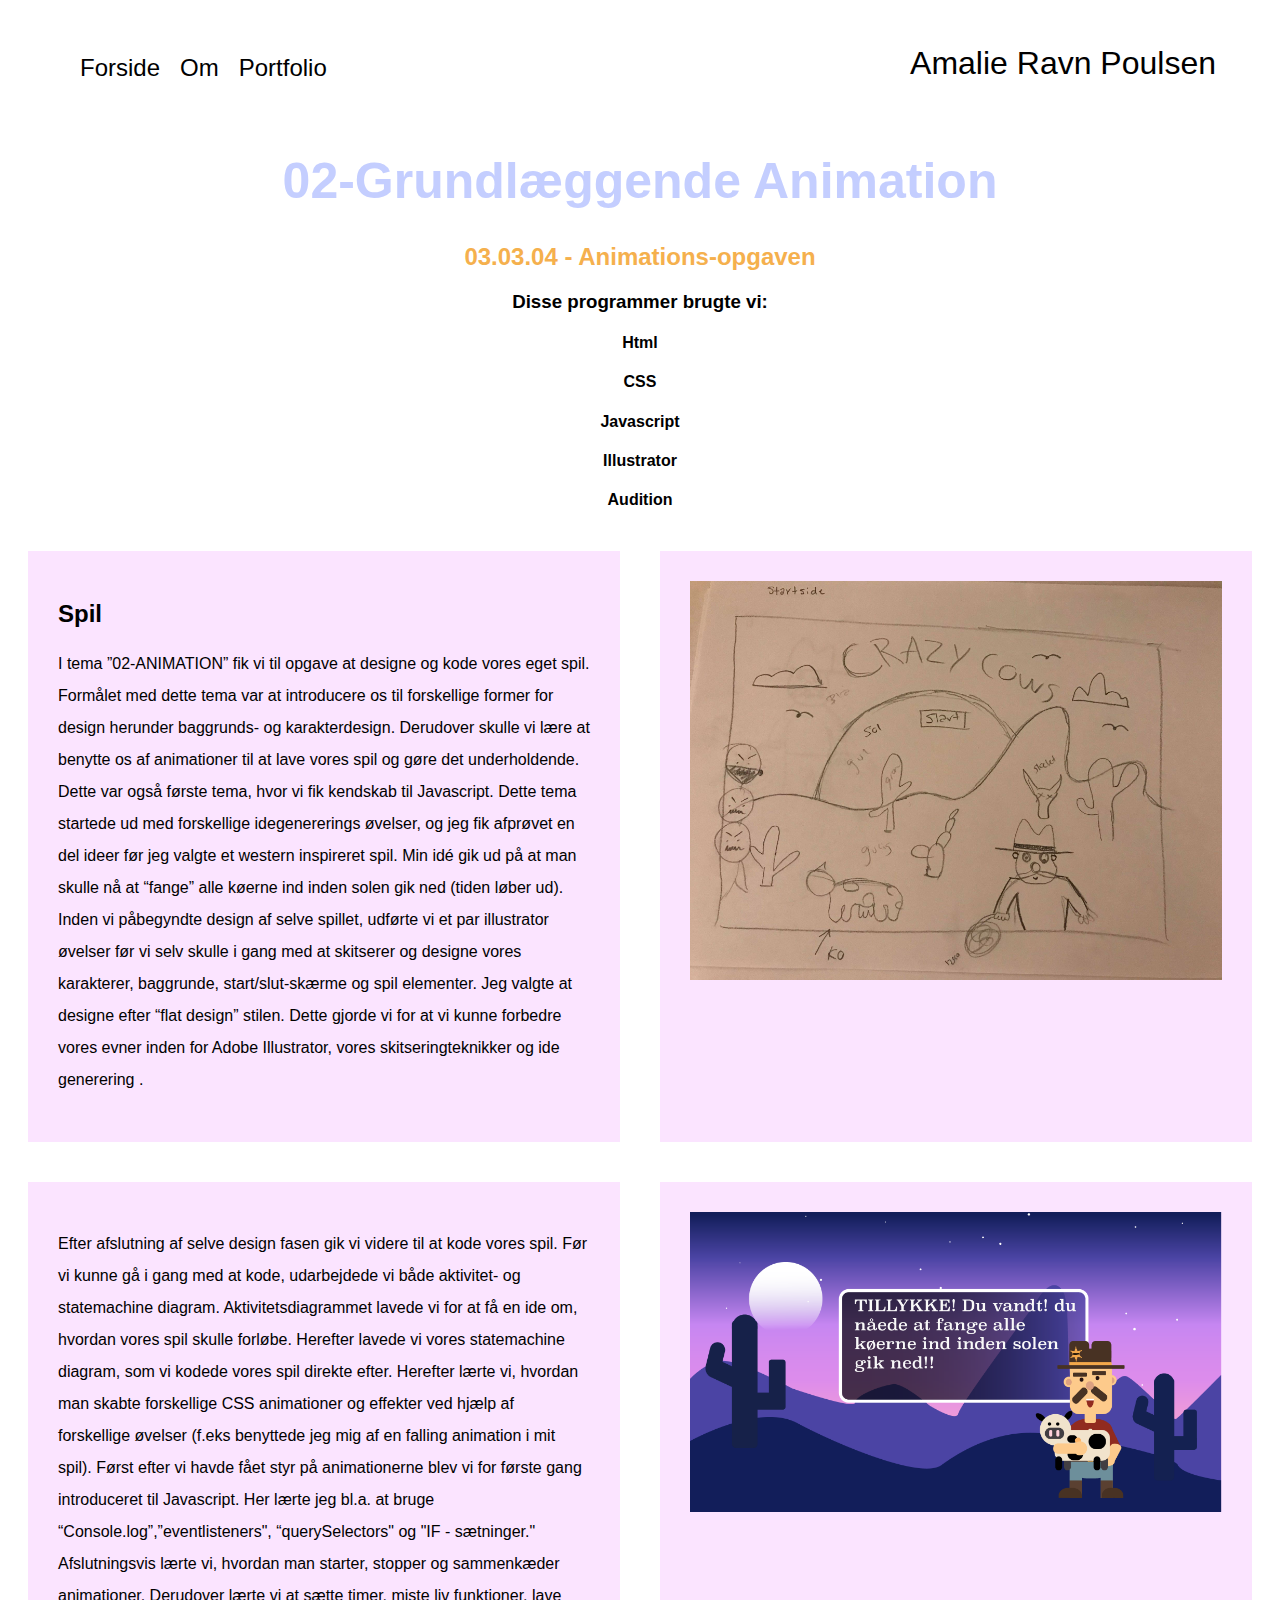
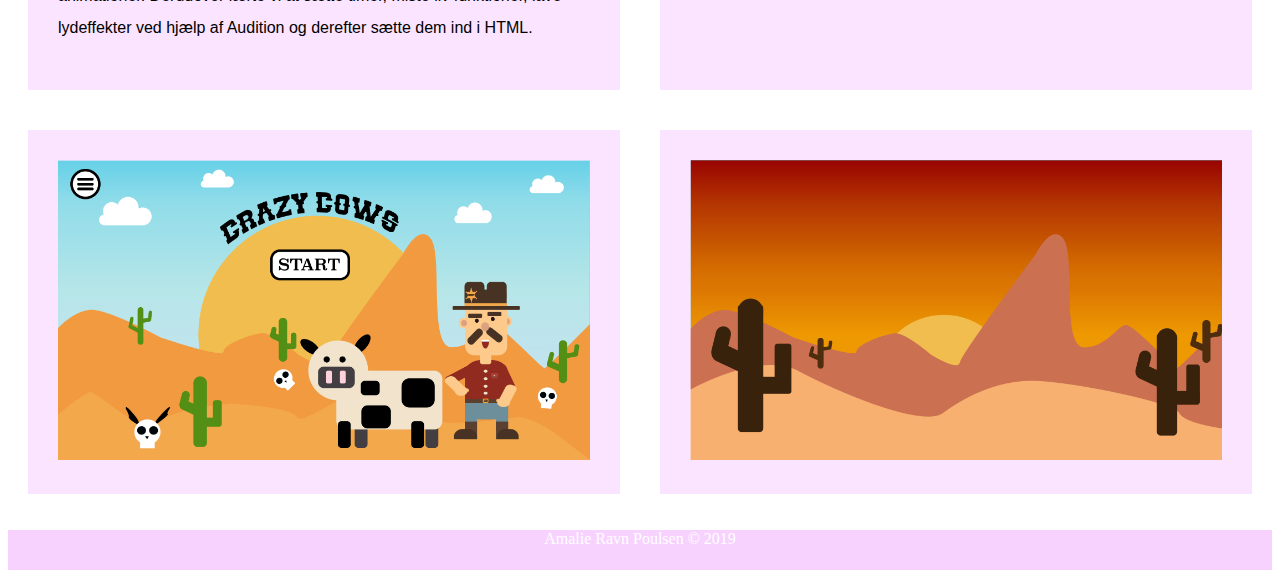
<file: animation.html>
<!DOCTYPE html>
<html lang="da">

<head>
    <meta charset="utf-8">
    <meta name="viewport" content="width=device-width, initial-scale=1.0">
    <title>03.03.04 - Animations-opgaven</title>
    <link rel="stylesheet" href="style.css">
</head>

<body>
    <header>
        <nav>
            <div id="menuknap">☰</div>
            <ul id="menu" class="hidden">
                <li><a href="index.html">Forside</a></li>
                <li><a href="om.html">Om</a></li>
                <li><a href="portfolio.html">Portfolio</a></li>
            </ul>
        </nav>
        <div class="navn">
            <p>Amalie Ravn Poulsen</p>
        </div>
    </header>

    <div class="liste">
        <h1>02-Grundlæggende Animation</h1>
        <h2><a href="http://amalieravn.dk/kea/02-animation/spil/
">03.03.04 - Animations-opgaven
            </a></h2>
        <h3>Disse programmer brugte vi:</h3>
        <h4>
            Html
        </h4>
        <h4>
            CSS
        </h4>
        <h4>
            Javascript
        </h4>
        <h4>
            Illustrator
        </h4>
        <h4>
            Audition
        </h4>

    </div>

    <section id="kolonne">
        <div class="col">
            <h2>Spil</h2>
            <p>I tema ”02-ANIMATION” fik vi til opgave at designe og kode vores eget spil. Formålet med dette tema var at introducere os til forskellige former for design herunder baggrunds- og karakterdesign. Derudover skulle vi lære at benytte os af animationer til at lave vores spil og gøre det underholdende. Dette var også første tema, hvor vi fik kendskab til Javascript.

                Dette tema startede ud med forskellige idegenererings øvelser, og jeg fik afprøvet en del ideer før jeg valgte et western inspireret spil.
                Min idé gik ud på at man skulle nå at “fange” alle køerne ind inden solen gik ned (tiden løber ud).

                Inden vi påbegyndte design af selve spillet, udførte vi et par illustrator øvelser før vi selv skulle i gang med at skitserer og designe vores karakterer, baggrunde, start/slut-skærme og spil elementer. Jeg valgte at designe efter “flat design” stilen. Dette gjorde vi for at vi kunne forbedre vores evner inden for Adobe Illustrator, vores skitseringteknikker og ide generering .

            </p>
        </div>
        <div class="col">
            <img src="billeder/animation1/skitse.jpg" alt="skitse">
        </div>
    </section>

    <section id="kolonne2">
        <div class=col>
            <p>Efter afslutning af selve design fasen gik vi videre til at kode vores spil. Før vi kunne gå i gang med at kode, udarbejdede vi både aktivitet- og statemachine diagram. Aktivitetsdiagrammet lavede vi for at få en ide om, hvordan vores spil skulle forløbe. Herefter lavede vi vores statemachine diagram, som vi kodede vores spil direkte efter.


                Herefter lærte vi, hvordan man skabte forskellige CSS animationer og effekter ved hjælp af forskellige øvelser (f.eks benyttede jeg mig af en falling animation i mit spil). Først efter vi havde fået styr på animationerne blev vi for første gang introduceret til Javascript. Her lærte jeg bl.a. at bruge “Console.log”,”eventlisteners", “querySelectors" og "IF - sætninger."


                Afslutningsvis lærte vi, hvordan man starter, stopper og sammenkæder animationer. Derudover lærte vi at sætte timer, miste liv funktioner, lave lydeffekter ved hjælp af Audition og derefter sætte dem ind i HTML.

            </p>
        </div>
        <div class=col>
            <img src="billeder/animation1/Taberskarm.png" alt="vinder">
        </div>
    </section>

    <section id="kolonne3">
        <div class="col">
            <img src="billeder/animation1/Titelskarm.png" alt="titel">
        </div>
        <div class="col">
            <img src="billeder/animation1/Spilskarm.png" alt="spil">
        </div>
    </section>

    <footer>
        <p>Amalie Ravn Poulsen © 2019</p>
    </footer>
    <script src="script.js"></script>
</body>

</html>
</file>
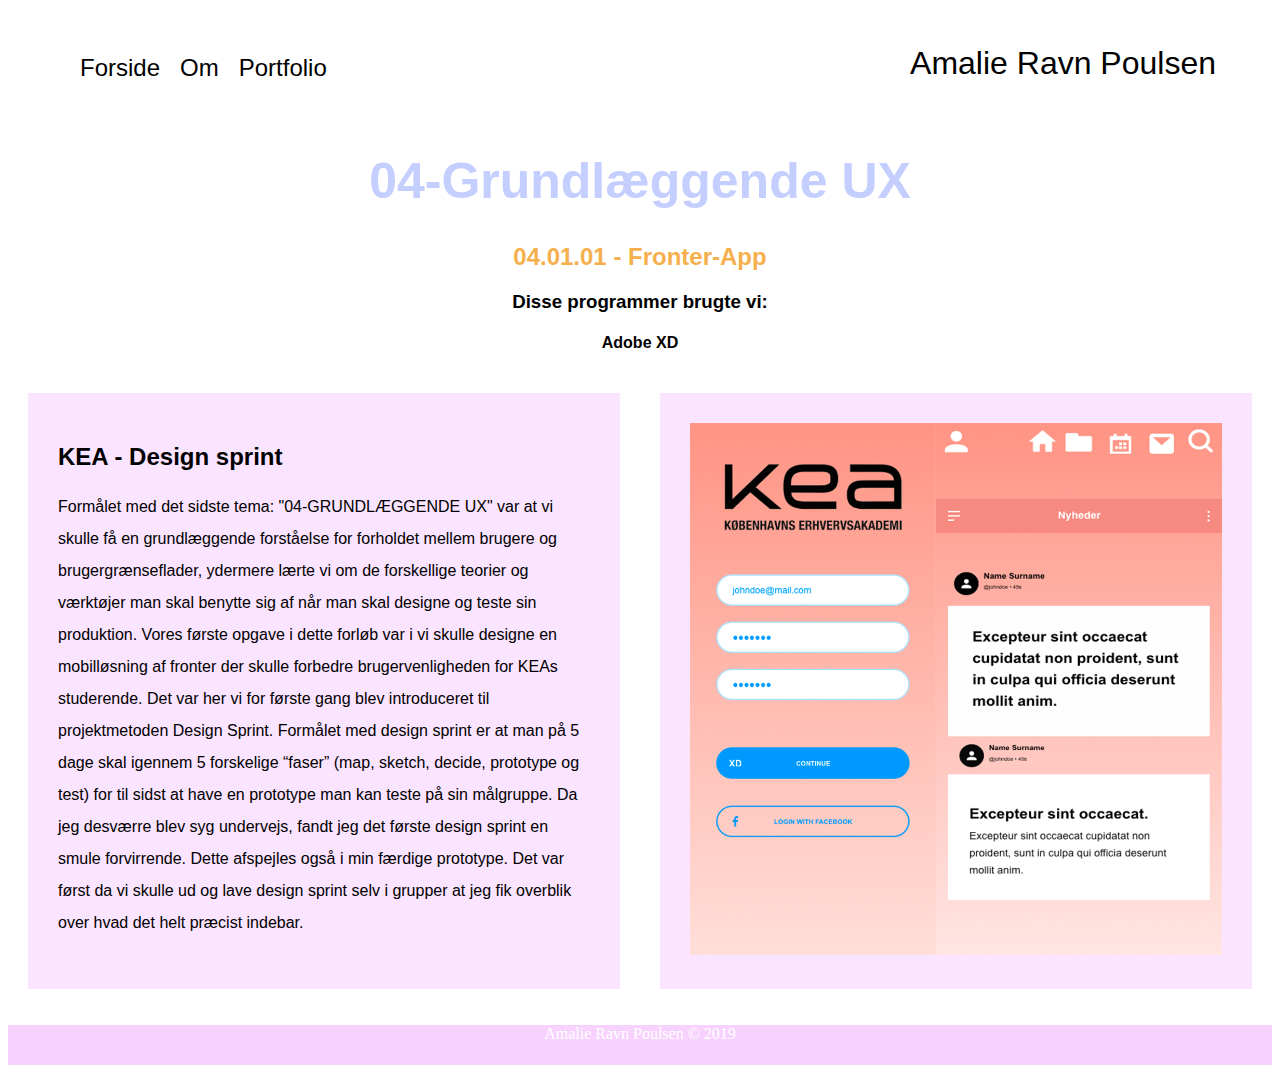
<file: fronter.html>
<!DOCTYPE html>
<html lang="da">

<head>
    <meta charset="utf-8">
    <meta name="viewport" content="width=device-width, initial-scale=1.0">
    <title>04.01.01 - Fronter App</title>
    <link rel="stylesheet" href="style.css">
</head>

<body>
    <header>
        <nav>
            <div id="menuknap">☰</div>
            <ul id="menu" class="hidden">
                <li><a href="index.html">Forside</a></li>
                <li><a href="om.html">Om</a></li>
                <li><a href="portfolio.html">Portfolio</a></li>
            </ul>
        </nav>
        <div class="navn">
            <p>Amalie Ravn Poulsen</p>
        </div>
    </header>


    <div class="liste">
        <h1>04-Grundlæggende UX</h1>
        <h2><a href="https://xd.adobe.com/view/7f88ffb3-4e26-4375-6898-a0ec379f58dd-09b9/">04.01.01 - Fronter-App
            </a></h2>
        <h3>Disse programmer brugte vi:</h3>
        <h4>
            Adobe XD
        </h4>
    </div>

    <section id="kolonne">
        <div class="col">
            <h2>KEA - Design sprint</h2>
            <p>Formålet med det sidste tema: "04-GRUNDLÆGGENDE UX" var at vi skulle få en grundlæggende forståelse for forholdet mellem brugere og brugergrænseflader, ydermere lærte vi om de forskellige teorier og værktøjer man skal benytte sig af når man skal designe og teste sin produktion.
                Vores første opgave i dette forløb var i vi skulle designe en mobilløsning af fronter der skulle forbedre brugervenligheden for KEAs studerende. Det var her vi for første gang blev introduceret til projektmetoden Design Sprint. Formålet med design sprint er at man på 5 dage skal igennem 5 forskelige “faser” (map, sketch, decide, prototype og test) for til sidst at have en prototype man kan teste på sin målgruppe.
                Da jeg desværre blev syg undervejs, fandt jeg det første design sprint en smule forvirrende. Dette afspejles også i min færdige prototype. Det var først da vi skulle ud og lave design sprint selv i grupper at jeg fik overblik over hvad det helt præcist indebar.
            </p>
        </div>
        <div class="col">
            <img src="billeder/designsprint.png" alt="fronterapp">
        </div>
    </section>

    <footer>
        <p>Amalie Ravn Poulsen © 2019</p>
    </footer>
    <script src="script.js"></script>
</body>

</html>
</file>
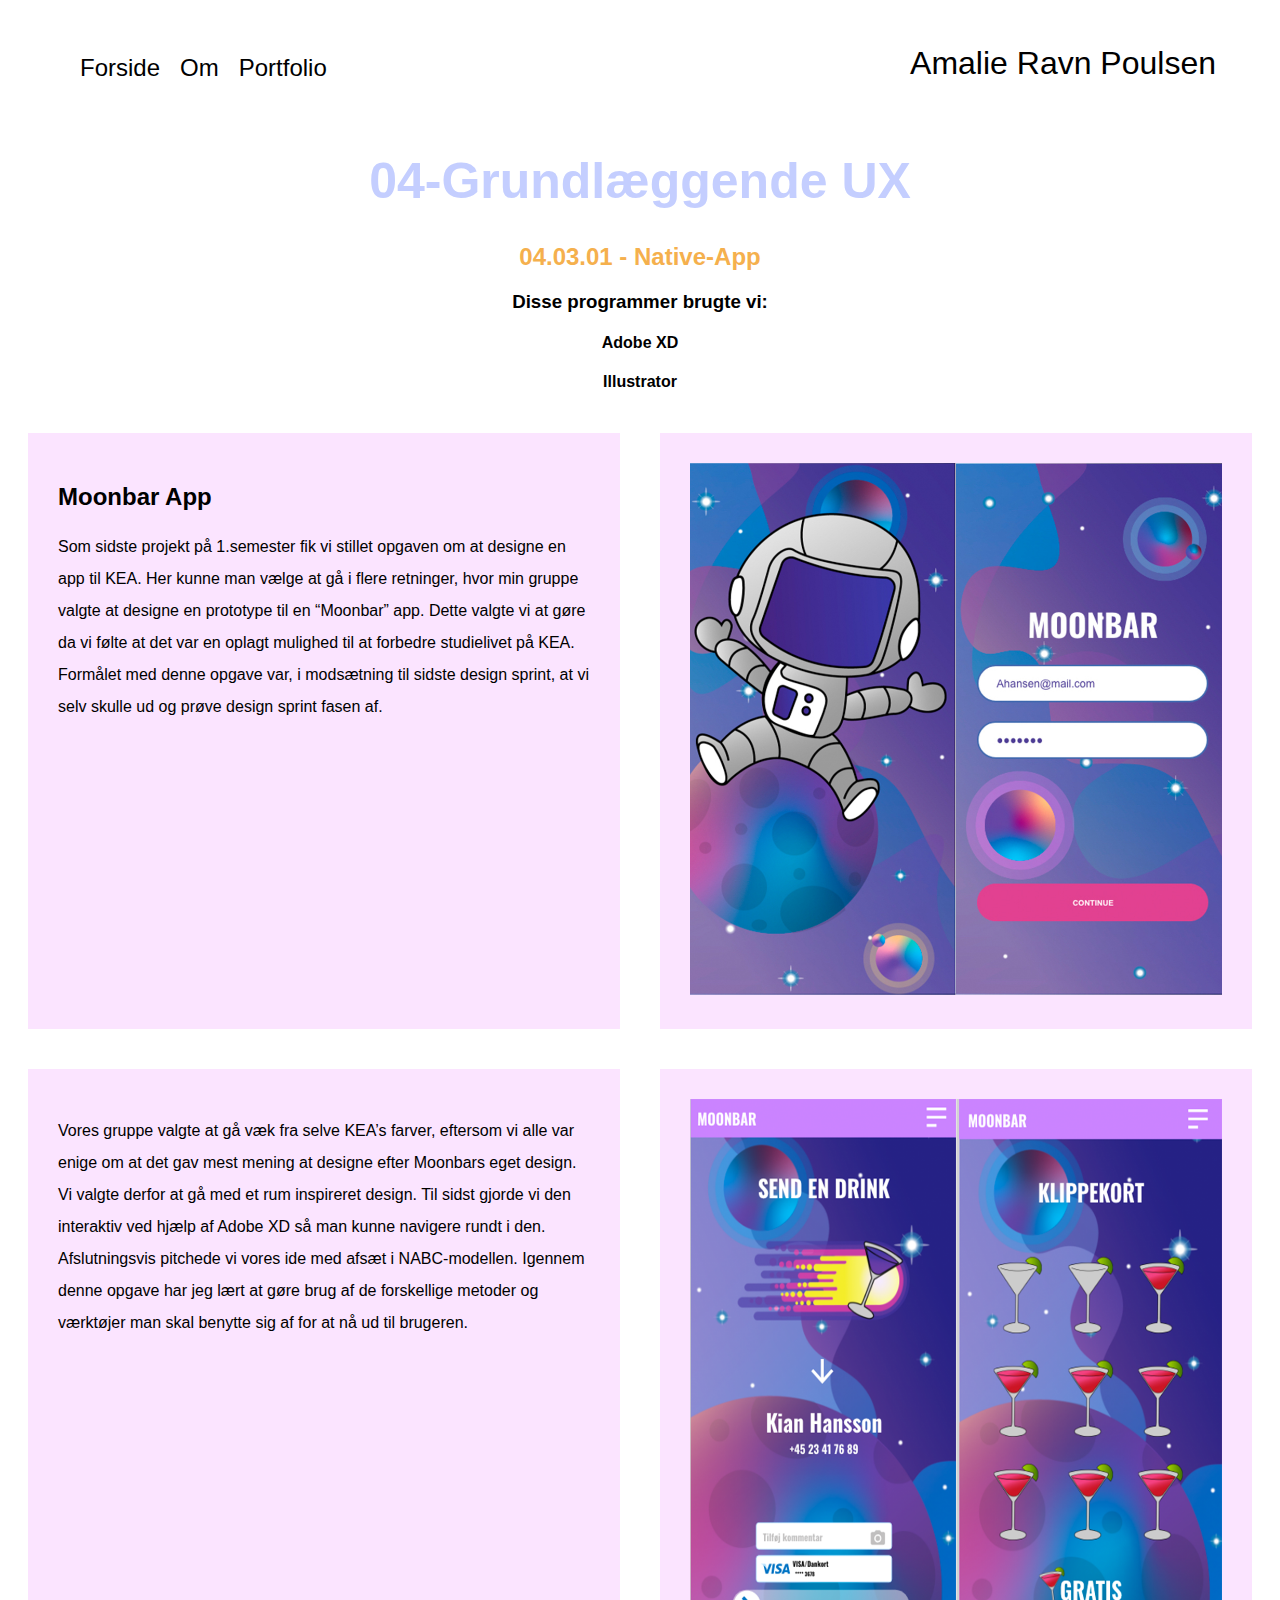
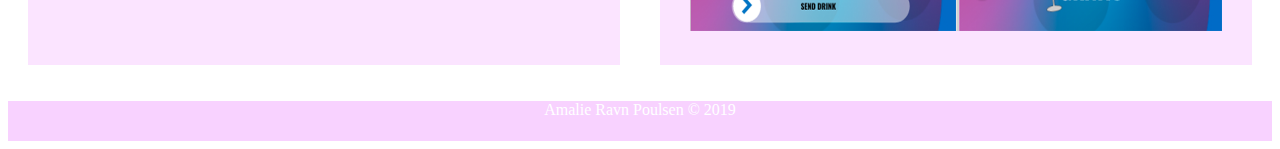
<file: moonbar.html>
<!DOCTYPE html>
<html lang="da">

<head>
    <meta charset="utf-8">
    <meta name="viewport" content="width=device-width, initial-scale=1.0">
    <title>04.03.01 - Native App</title>
    <link rel="stylesheet" href="style.css">
</head>

<body>
    <header>
        <nav>
            <div id="menuknap">☰</div>
            <ul id="menu" class="hidden">
                <li><a href="index.html">Forside</a></li>
                <li><a href="om.html">Om</a></li>
                <li><a href="portfolio.html">Portfolio</a></li>
            </ul>
        </nav>
        <div class="navn">
            <p>Amalie Ravn Poulsen</p>
        </div>
    </header>


    <div class="liste">
        <h1>04-Grundlæggende UX</h1>
        <h2><a href="https://xd.adobe.com/view/4bdf78a3-f5d5-4cda-52b6-dfac669881e6-3dee/">04.03.01 - Native-App
            </a></h2>
        <h3>Disse programmer brugte vi:</h3>
        <h4>
            Adobe XD
        </h4>
        <h4>
            Illustrator
        </h4>
    </div>

    <section id="kolonne">
        <div class="col">
            <h2>Moonbar App</h2>
            <p>Som sidste projekt på 1.semester fik vi stillet opgaven om at designe en app til KEA. Her kunne man vælge at gå i flere retninger, hvor min gruppe valgte at designe en prototype til en “Moonbar” app. Dette valgte vi at gøre da vi følte at det var en oplagt mulighed til at forbedre studielivet på KEA. Formålet med denne opgave var, i modsætning til sidste design sprint, at vi selv skulle ud og prøve design sprint fasen af.
            </p>
        </div>
        <div class="col">
            <img src="billeder/portfolio_moonbar.jpg" alt="moonbar">
        </div>
    </section>

    <section id="kolonne2">
        <div class=col>
            <p>Vores gruppe valgte at gå væk fra selve KEA’s farver, eftersom vi alle var enige om at det gav mest mening at designe efter Moonbars eget design. Vi valgte derfor at gå med et rum inspireret design. Til sidst gjorde vi den interaktiv ved hjælp af Adobe XD så man kunne navigere rundt i den. Afslutningsvis pitchede vi vores ide med afsæt i NABC-modellen. Igennem denne opgave har jeg lært at gøre brug af de forskellige metoder og værktøjer man skal benytte sig af for at nå ud til brugeren.</p>
        </div>
        <div class=col>
            <img src="billeder/moonbar/senddrink.png" alt="moonbar2">
        </div>
    </section>



    <footer>
        <p>Amalie Ravn Poulsen © 2019</p>
    </footer>
    <script src="script.js"></script>
</body>

</html>
</file>
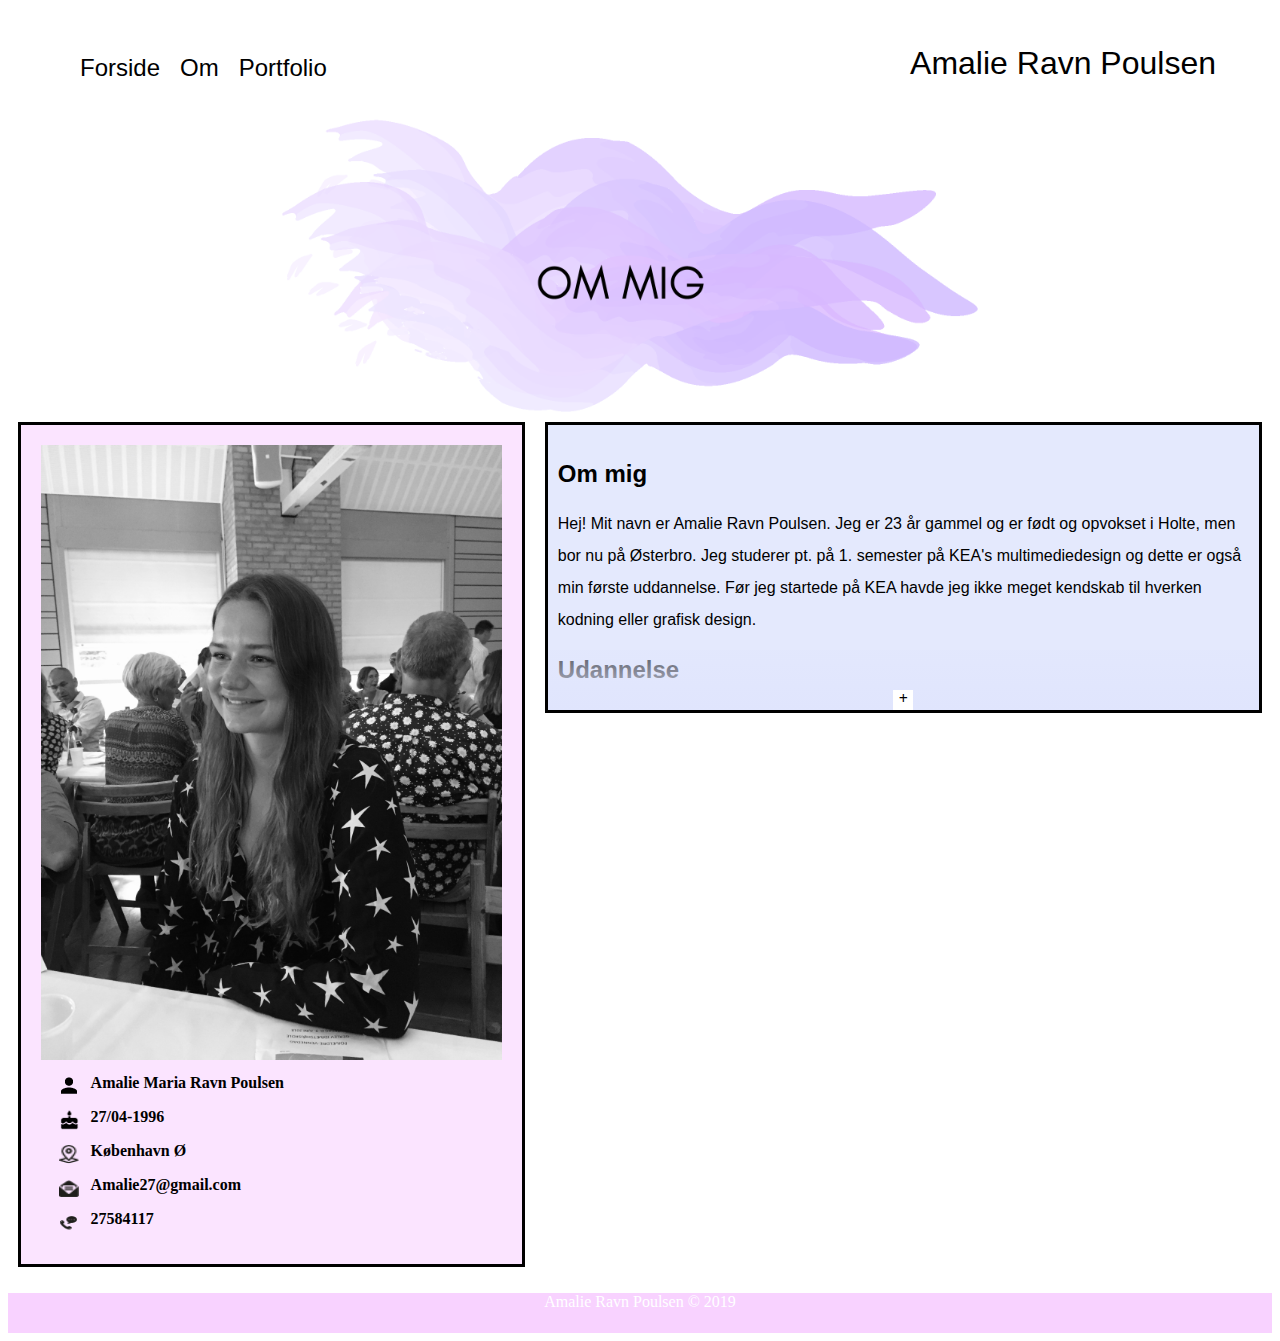
<file: om.html>
<!DOCTYPE html>
<html lang="da">

<head>
    <meta charset="utf-8">
    <meta name="viewport" content="width=device-width, initial-scale=1.0">
    <title>Om mig</title>
    <link rel="stylesheet" href="style.css">
</head>

<body>

    <header>
        <nav>
            <div id="menuknap">☰</div>
            <ul id="menu" class="hidden">
                <li><a href="index.html">Forside</a></li>
                <li><a href="om.html">Om</a></li>
                <li><a href="portfolio.html">Portfolio</a></li>
            </ul>
        </nav>
        <div class="navn">
            <p>Amalie Ravn Poulsen</p>
        </div>
    </header>

    <div class=cv_container>
        <div class="cv_top"></div>
    </div>


    <section id="cv">

        <div class="sectionwrapper">

            <div class="boks1">
                <img src="billeder/IMG_1467.jpeg" alt="pbillede">



                <div class="icons">
                    <img src="billeder/icons/Artboard%209.png" alt="profil">
                    <p>Amalie Maria Ravn Poulsen</p>
                </div>
                <div class="icons">
                    <img src="billeder/icons/Artboard%205.png" alt="fødselsdag">
                    <p>27/04-1996</p>
                </div>
                <div class="icons">
                    <img src="billeder/icons/Artboard%206.png" alt="lokation">
                    <p>København Ø</p>
                </div>
                <div class="icons">
                    <img src="billeder/icons/Artboard%207.png" alt="mail">
                    <p>Amalie27@gmail.com</p>
                </div>
                <div class="icons">
                    <img src="billeder/icons/Artboard%208.png" alt="tele">
                    <p>27584117</p>
                </div>

            </div>



            <div id="box" class="lille">
                <h2>Om mig</h2>
                <p>Hej! Mit navn er Amalie Ravn Poulsen. Jeg er 23 år gammel og er født og opvokset i Holte, men bor nu på Østerbro. Jeg studerer pt. på 1. semester på KEA's multimediedesign og dette er også min første uddannelse. Før jeg startede på KEA havde jeg ikke meget kendskab til hverken kodning eller grafisk design. </p>

                <h2>Udannelse</h2>
                <ul>
                    <li>2012 - Dimmiterede fra Dronninggaard skolen</li>
                    <li>2012 - 2015 - Virum gymnasium</li>
                    <li>2019 - Startede på KEA</li>
                </ul>

                <h2>Erhvervserfaring</h2>
                <ul>
                    <li>2015 - 2016 - CityLift </li>
                    <li>2016 - 2017 - Københavns Golfklub</li>
                    <li>2018 - 2019 - Bøgehøjen Vuggestue</li>
                </ul>

                <div id="mere" class="blue_overlay">
                    <div class="plus"><span></span></div>
                </div>

            </div>



        </div>
    </section>

 <footer>
        <p>Amalie Ravn Poulsen © 2019</p>
    </footer>
    <script src="om.js"></script>
    <script src="script.js"></script>
</body>

</html>
</file>
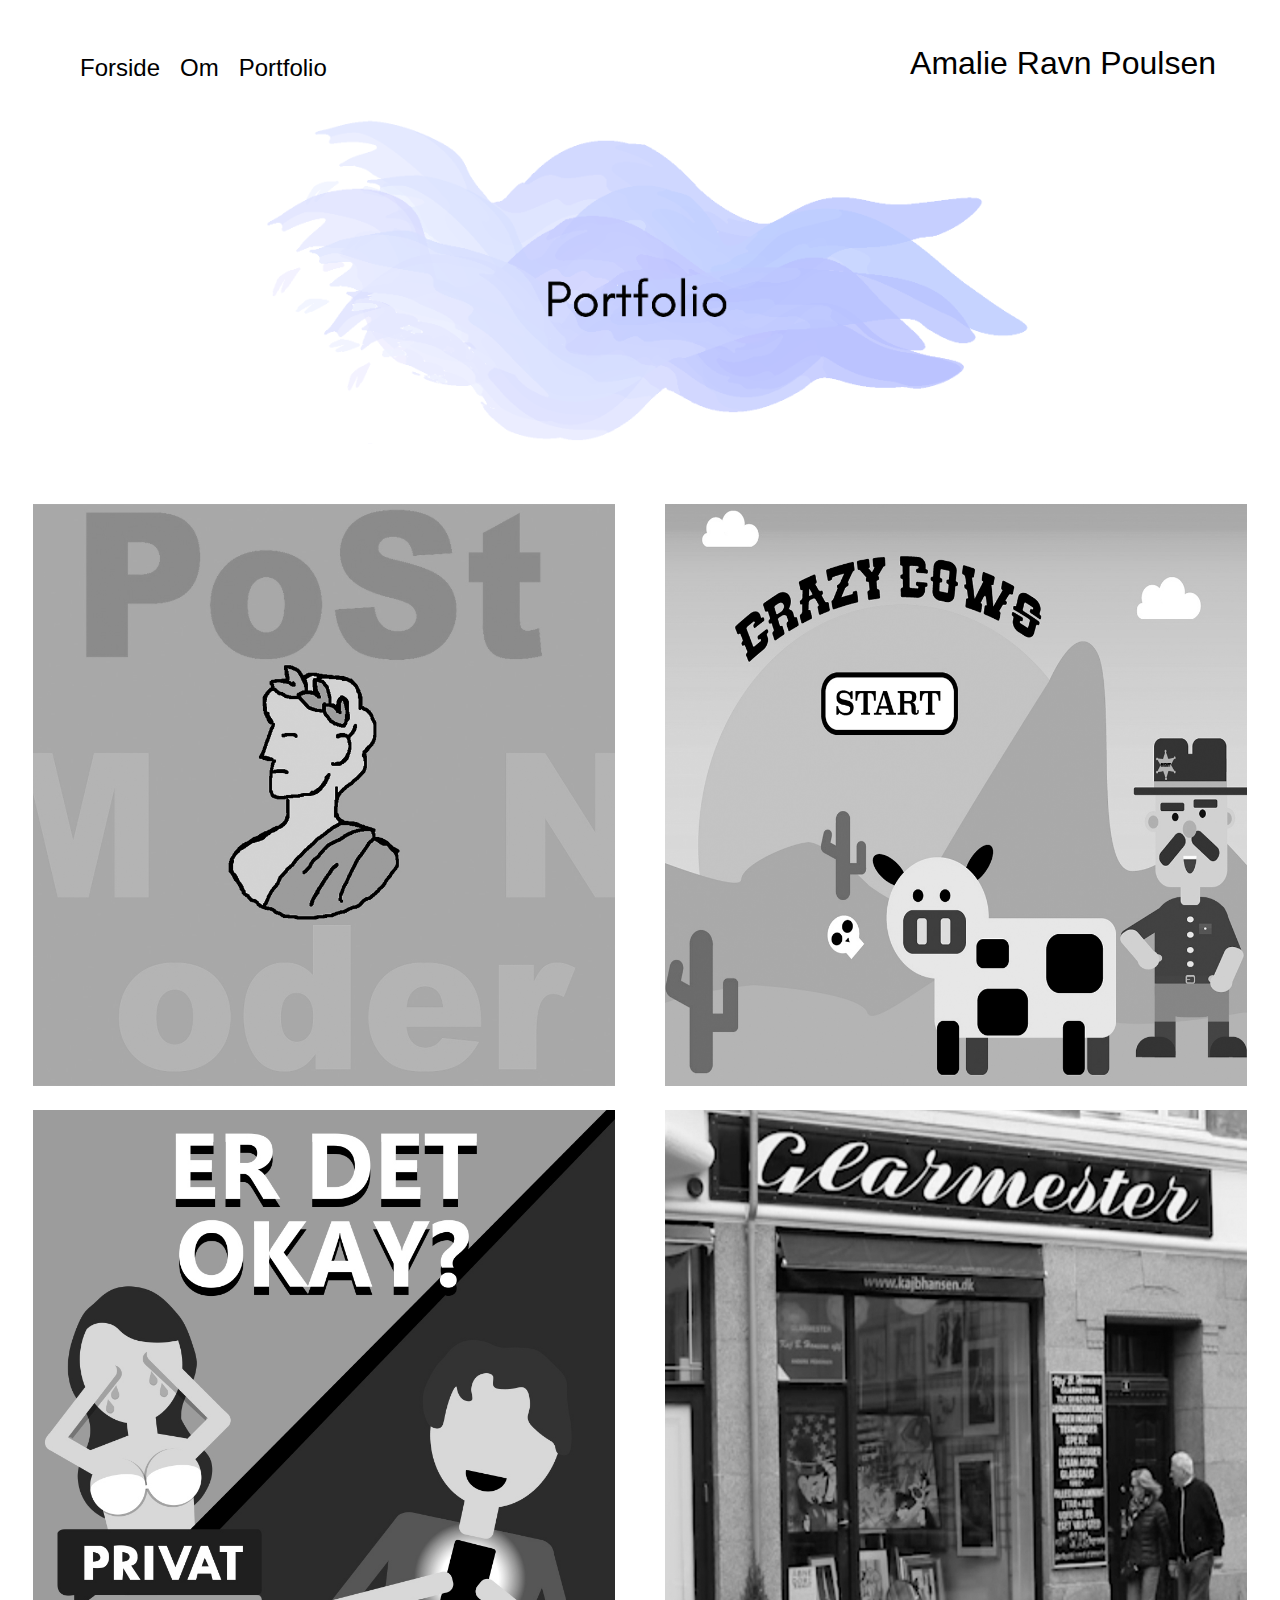
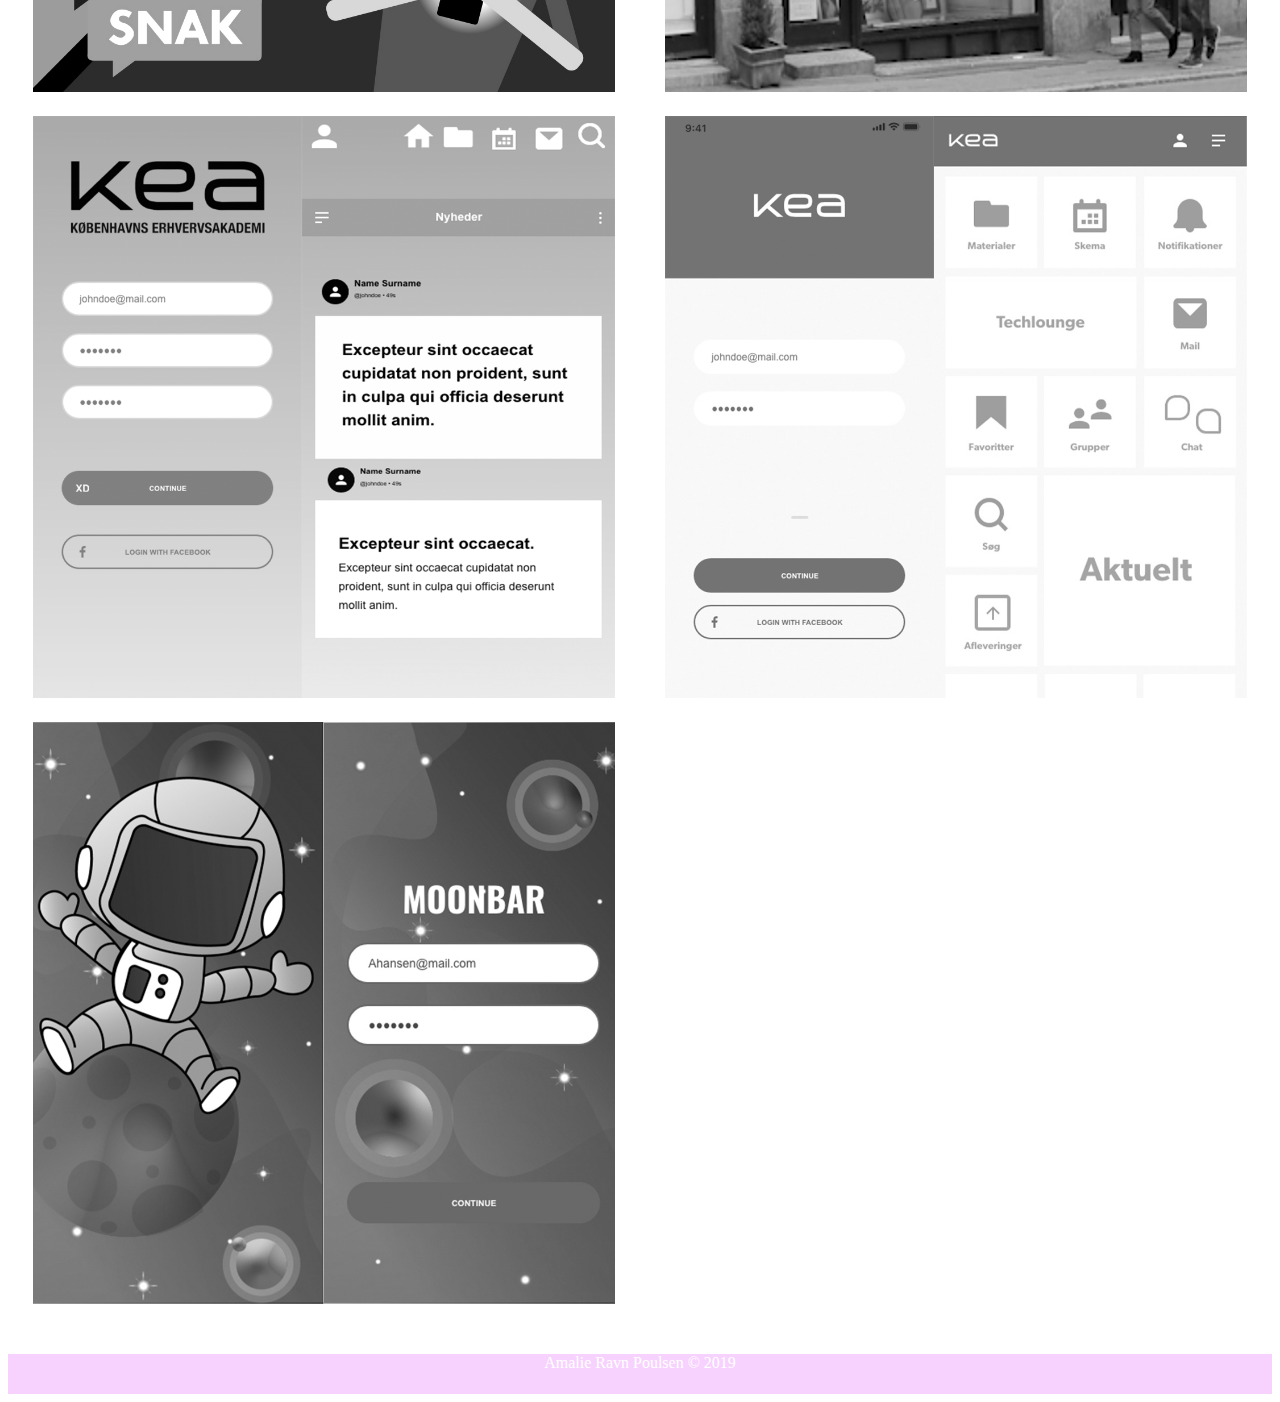
<file: portfolio.html>
<!DOCTYPE html>
<html lang="da">

<head>
    <meta charset="utf-8">
    <meta name="viewport" content="width=device-width, initial-scale=1.0">
    <title>Amalie Poulsen portfolio</title>
    <link rel="stylesheet" href="style.css">
</head>


<body>
    <div>
        <header>

            <nav>
                <div id="menuknap">☰</div>
                <ul id="menu" class="hidden">
                    <li><a href="index.html">Forside</a></li>
                    <li><a href="om.html">Om</a></li>
                    <li><a href="portfolio.html">Portfolio</a></li>
                </ul>
            </nav>
        </header>
        <div class="navn">
            <p>Amalie Ravn Poulsen</p>
        </div>
    </div>

    <div class="bild_container">
        <div class="portfolio_billede"></div>
    </div>



    <div class="mother">
        <div class="container">
            <a href="stilart.html">
                <img alt="animationsspil" class="image" src="billeder/portofolio_responsive.jpg">
            </a>
            <div class="middle">
                <div class="text">Responsive_site_v2</div>
            </div>
        </div>

        <div class="container">
            <a href="animation.html">
                <img alt="animationsspil" class="image" src="billeder/portfolio_KOSPIL.jpg">
            </a>
            <div class="middle">
                <div class="text">Animations opgaven</div>
            </div>
        </div>

        <div class="container">
            <a href="privatsnak.html">
                <img alt="animationsspil" class="image" src="billeder/privatsnak.jpg">
            </a>
            <div class="middle">
                <div class="text">Privatsnak animation</div>
            </div>
        </div>

        <div class="container">
            <a href="video.html">
                <img alt="glarmester" class="image" src="billeder/glarmester.jpg">
            </a>
            <div class="middle">
                <div class="text">Virksomheds video</div>
            </div>
        </div>

        <div class="container">
            <a href="fronter.html">
                <img alt="designsprint" class="image" src="billeder/designsprint.png">
            </a>
            <div class="middle">
                <div class="text">Design sprint fase</div>
            </div>
        </div>

        <div class="container">
            <a href="prototype.html">
                <img alt="animationsspil" class="image" src="billeder/web_prototype.jpg">
            </a>
            <div class="middle">
                <div class="text">Web prototype</div>
            </div>
        </div>

        <div class="container">
            <a href="moonbar.html">
                <img alt="animationsspil" class="image" src="billeder/portfolio_moonbar.jpg">
            </a>
            <div class="middle">
                <div class="text">Native app</div>
            </div>
        </div>

        <div class="container lastcontainer"></div>
        <div class="container lastcontainer2"></div>


    </div>

    <footer>
        <p>Amalie Ravn Poulsen © 2019</p>
    </footer>
    <script src="script.js"></script>
</body>

</html>
</file>
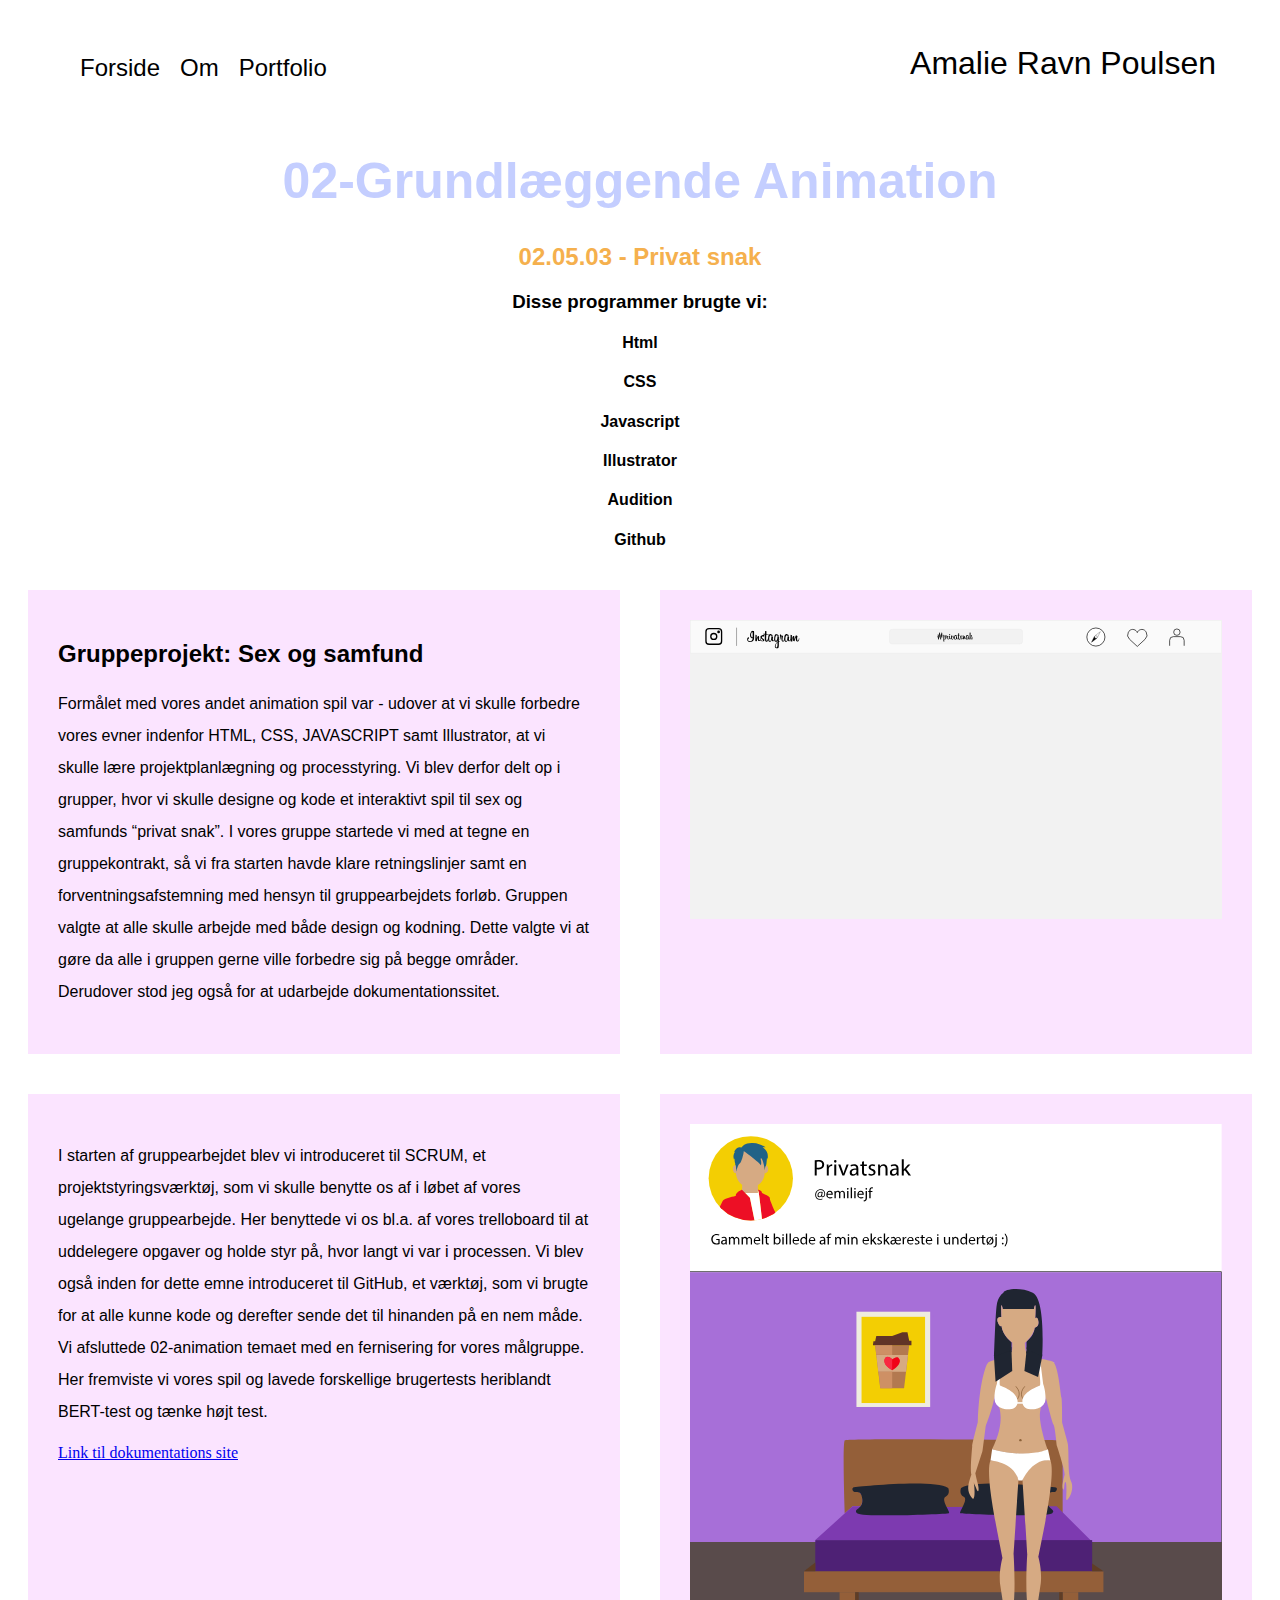
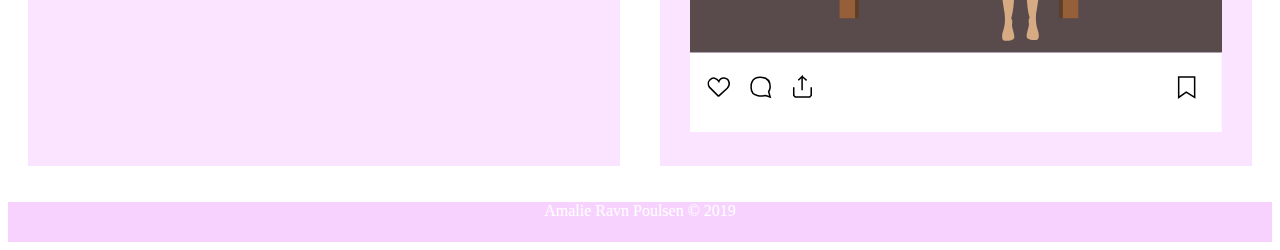
<file: privatsnak.html>
<!DOCTYPE html>
<html lang="da">

<head>
    <meta charset="utf-8">
    <meta name="viewport" content="width=device-width, initial-scale=1.0">
    <title>02.05.03 - Privat snak</title>
    <link rel="stylesheet" href="style.css">
</head>

<body>
    <header>
        <nav>
            <div id="menuknap">☰</div>
            <ul id="menu" class="hidden">
                <li><a href="index.html">Forside</a></li>
                <li><a href="om.html">Om</a></li>
                <li><a href="portfolio.html">Portfolio</a></li>
            </ul>
        </nav>
        <div class="navn">
            <p>Amalie Ravn Poulsen</p>
        </div>
    </header>
    <div class="liste">
        <h1>02-Grundlæggende Animation</h1>
        <h2> <a href="http://vindfelt.com/kea/02-animation/privatsnak/?fbclid=IwAR2OKSIsh2vjTGa53L4WWhHdaLgK9bu1BAhORKBfbXGqnnb6Wv3wvd9Aew0
">02.05.03 - Privat snak</a></h2>
        <h3>Disse programmer brugte vi:</h3>
        <h4>
            Html
        </h4>
        <h4>
            CSS
        </h4>
        <h4>
            Javascript
        </h4>
        <h4>
            Illustrator
        </h4>
        <h4>
            Audition
        </h4>
        <h4>
            Github
        </h4>
    </div>


    <section id="kolonne">
        <div class="col">
            <h2>Gruppeprojekt: Sex og samfund</h2>
            <p>Formålet med vores andet animation spil var - udover at vi skulle forbedre vores evner indenfor HTML, CSS, JAVASCRIPT samt Illustrator, at vi skulle lære projektplanlægning og processtyring. Vi blev derfor delt op i grupper, hvor vi skulle designe og kode et interaktivt spil til sex og samfunds “privat snak”.

                I vores gruppe startede vi med at tegne en gruppekontrakt, så vi fra starten havde klare retningslinjer samt en forventningsafstemning med hensyn til gruppearbejdets forløb. Gruppen valgte at alle skulle arbejde med både design og kodning. Dette valgte vi at gøre da alle i gruppen gerne ville forbedre sig på begge områder. Derudover stod jeg også for at udarbejde dokumentationssitet.

            </p>
        </div>
        <div class="col">
            <img src="billeder/animation2/Artboard%204.svg" alt="bagrund">
        </div>
    </section>

    <section id="kolonne2">

        <div class=col>
            <p>I starten af gruppearbejdet blev vi introduceret til SCRUM, et projektstyringsværktøj, som vi skulle benytte os af i løbet af vores ugelange gruppearbejde. Her benyttede vi os bl.a. af vores trelloboard til at uddelegere opgaver og holde styr på, hvor langt vi var i processen.

                Vi blev også inden for dette emne introduceret til GitHub, et værktøj, som vi brugte for at alle kunne kode og derefter sende det til hinanden på en nem måde.

                Vi afsluttede 02-animation temaet med en fernisering for vores målgruppe. Her fremviste vi vores spil og lavede forskellige brugertests heriblandt BERT-test og tænke højt test.
            </p>
            <a href=" http://amalieravn.dk/kea/02-animation/dokumentationssite/
">Link til dokumentations site</a>
        </div>

        <div class=col>
            <img src="billeder/animation2/eksiundet%C3%B8j.svg" alt="eksempel">
        </div>
    </section>

    <footer>
        <p>Amalie Ravn Poulsen © 2019</p>
    </footer>
    <script src="script.js"></script>
</body>

</html>
</file>
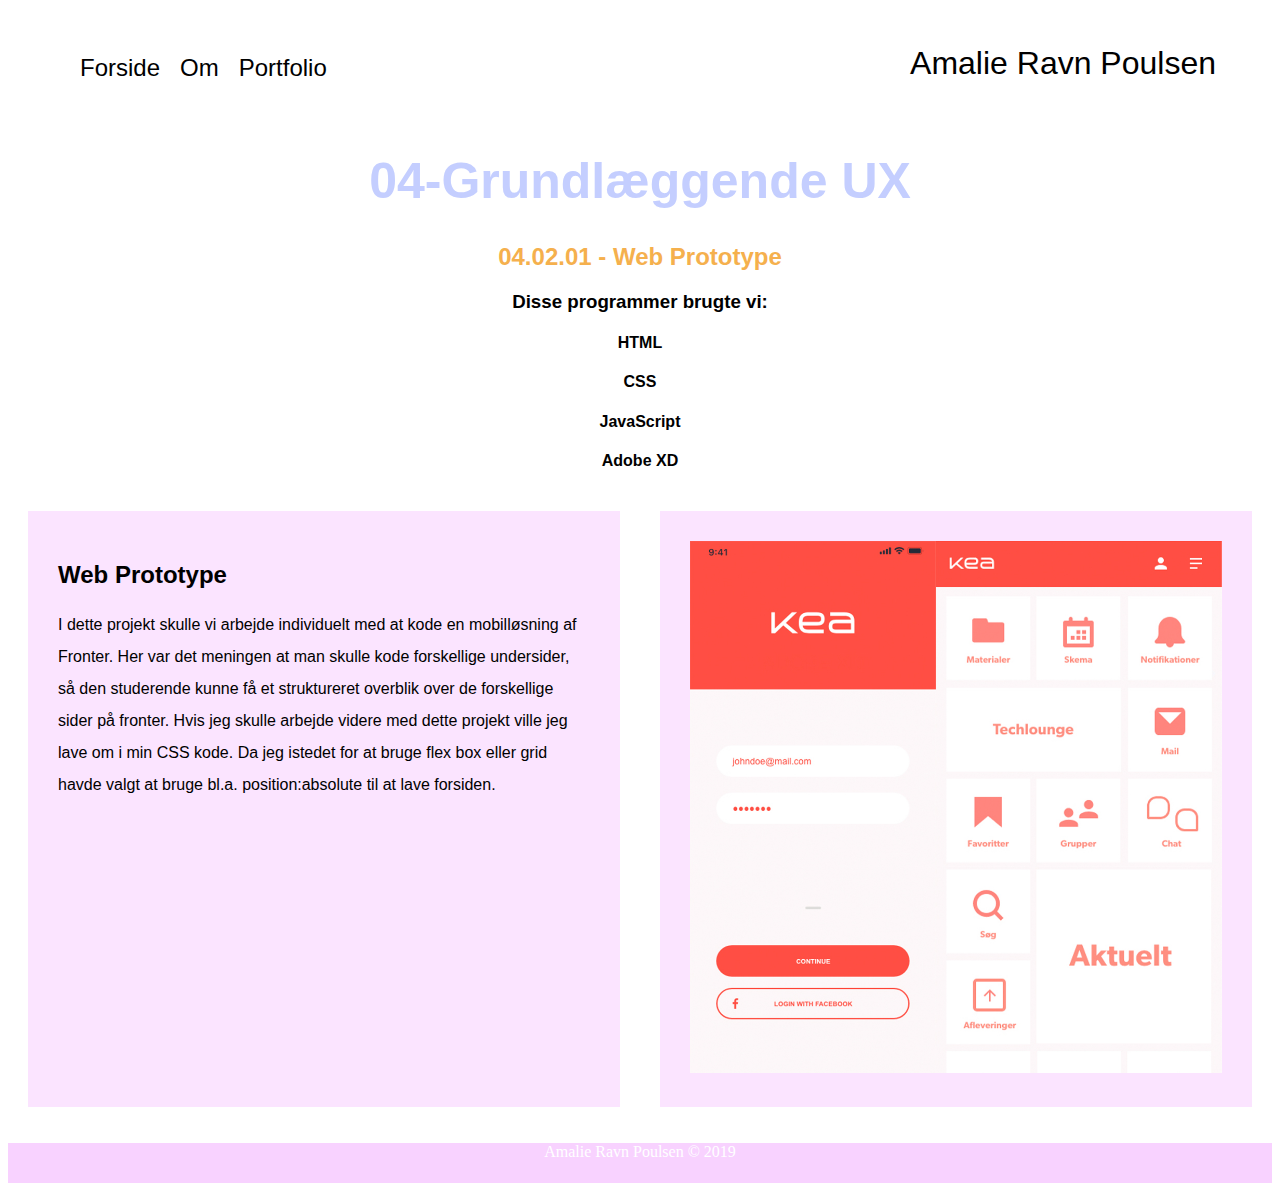
<file: prototype.html>
<!DOCTYPE html>
<html lang="da">

<head>
    <meta charset="utf-8">
    <meta name="viewport" content="width=device-width, initial-scale=1.0">
    <title>04.02.01 - Web Prototype</title>
    <link rel="stylesheet" href="style.css">
</head>

<body>
    <header>
        <nav>
            <div id="menuknap">☰</div>
            <ul id="menu" class="hidden">
                <li><a href="index.html">Forside</a></li>
                <li><a href="om.html">Om</a></li>
                <li><a href="portfolio.html">Portfolio</a></li>
            </ul>
        </nav>
        <div class="navn">
            <p>Amalie Ravn Poulsen</p>
        </div>
    </header>


    <div class="liste">
        <h1>04-Grundlæggende UX</h1>
        <h2><a href="http://amalieravn.dk/kea/04-ux/04_03_01_web_prototype_Amalie_Poulsen/login.html">04.02.01 - Web Prototype
            </a></h2>
        <h3>Disse programmer brugte vi:</h3>
        <h4>
            HTML
        </h4>
        <h4>
            CSS
        </h4>
        <h4>
            JavaScript
        </h4>
        <h4>
            Adobe XD
        </h4>
    </div>

    <section id="kolonne">
        <div class="col">
            <h2>Web Prototype</h2>
            <p>I dette projekt skulle vi arbejde individuelt med at kode en mobilløsning af Fronter. Her var det meningen at man skulle kode forskellige undersider, så den studerende kunne få et struktureret overblik over de forskellige sider på fronter. Hvis jeg skulle arbejde videre med dette projekt ville jeg lave om i min CSS kode. Da jeg istedet for at bruge flex box eller grid havde valgt at bruge bl.a. position:absolute til at lave forsiden.
            </p>
        </div>
        <div class="col">
            <img src="billeder/web_prototype.jpg" alt="prototype">
        </div>
    </section>






    <footer>
        <p>Amalie Ravn Poulsen © 2019</p>
    </footer>
    <script src="script.js"></script>
</body>

</html>
</file>
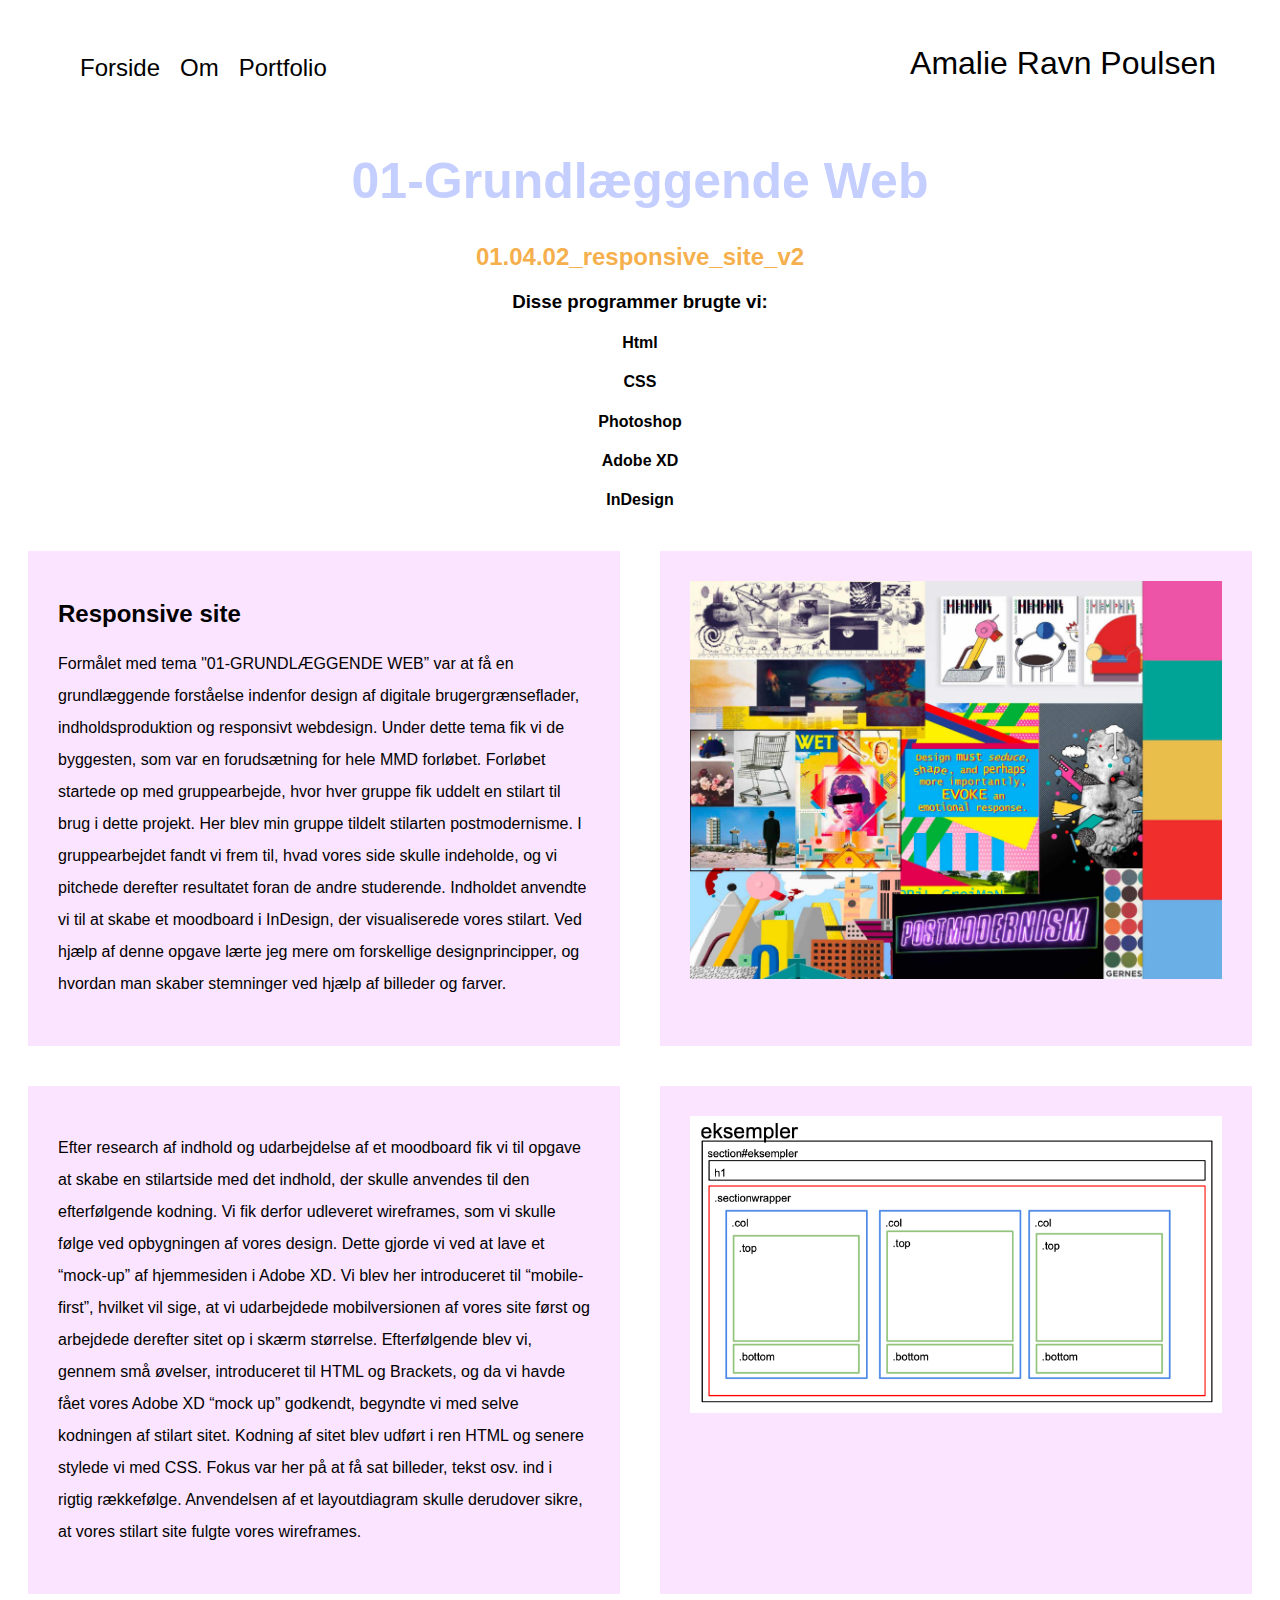
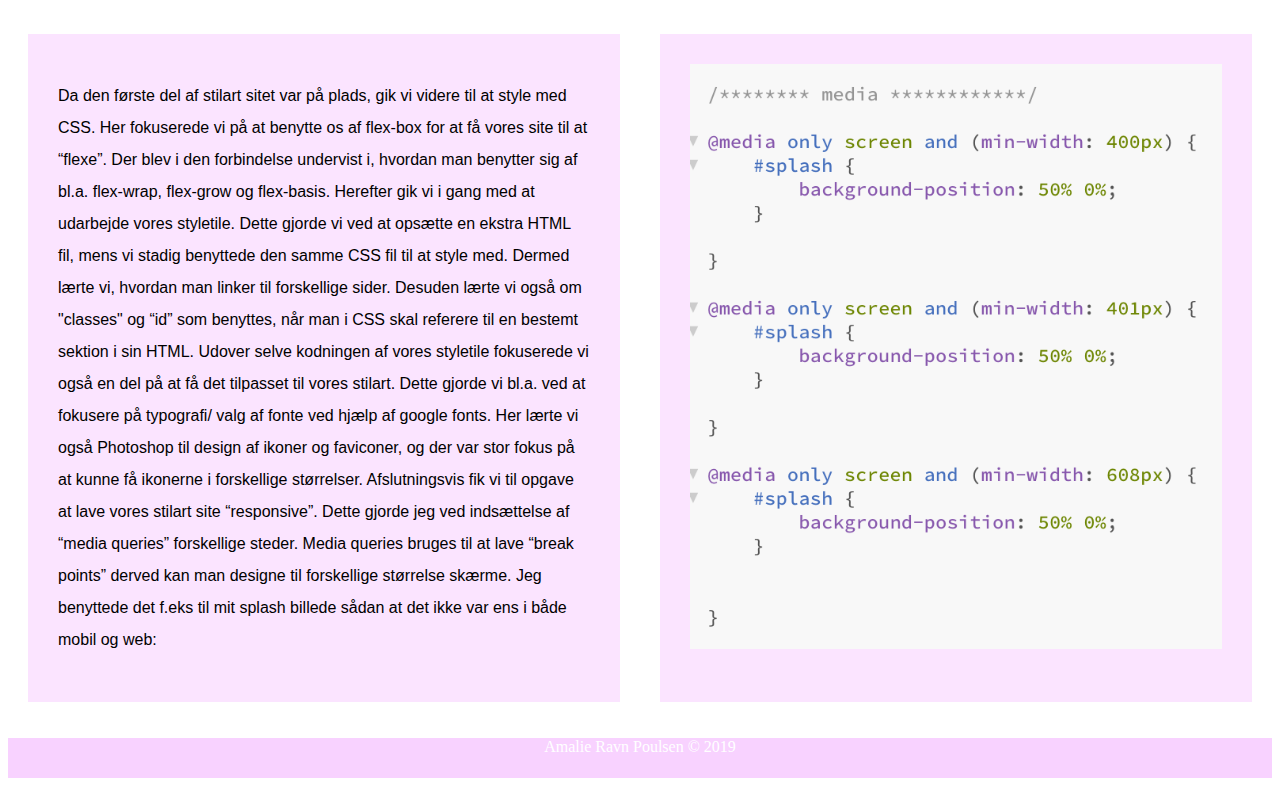
<file: stilart.html>
<!DOCTYPE html>
<html lang="da">

<head>
    <meta charset="utf-8">
    <meta name="viewport" content="width=device-width, initial-scale=1.0">
    <title>01.04.02_responsive_site_v2</title>
    <link rel="stylesheet" href="style.css">
</head>

<body>
    <header>
        <nav>
            <div id="menuknap">☰</div>
            <ul id="menu" class="hidden">
                <li><a href="index.html">Forside</a></li>
                <li><a href="om.html">Om</a></li>
                <li><a href="portfolio.html">Portfolio</a></li>
            </ul>
        </nav>
        <div class="navn">
            <p>Amalie Ravn Poulsen</p>
        </div>
    </header>

    <div class="liste">
        <h1>01-Grundlæggende Web</h1>
        <h2><a href="http://amalieravn.dk/kea/01-web/04-responsive/01_04_02_responsive_site_v2/">01.04.02_responsive_site_v2
            </a>
        </h2>
        <h3>Disse programmer brugte vi:</h3>
        <h4>
            Html
        </h4>
        <h4>
            CSS
        </h4>
        <h4>
            Photoshop
        </h4>
        <h4>
            Adobe XD
        </h4>
        <h4>
            InDesign
        </h4>
    </div>

    <section id="kolonne">
        <div class="col">
            <h2>Responsive site</h2>
            <p>Formålet med tema "01-GRUNDLÆGGENDE WEB” var at få en grundlæggende forståelse indenfor design af digitale brugergrænseflader, indholdsproduktion og responsivt webdesign. Under dette tema fik vi de byggesten, som var en forudsætning for hele MMD forløbet.

                Forløbet startede op med gruppearbejde, hvor hver gruppe fik uddelt en stilart til brug i dette projekt. Her blev min gruppe tildelt stilarten postmodernisme. I gruppearbejdet fandt vi frem til, hvad vores side skulle indeholde, og vi pitchede derefter resultatet foran de andre studerende. Indholdet anvendte vi til at skabe et moodboard i InDesign, der visualiserede vores stilart. Ved hjælp af denne opgave lærte jeg mere om forskellige designprincipper, og hvordan man skaber stemninger ved hjælp af billeder og farver.
            </p>
        </div>
        <div class="col">
            <img src="billeder/responsive/moodboard_Amalie%20Poulsen_Side_2.jpg" alt="moodboard2">
        </div>
    </section>

    <section id="kolonne2">
        <div class=col>
            <p>Efter research af indhold og udarbejdelse af et moodboard fik vi til opgave at skabe en stilartside med det indhold, der skulle anvendes til den efterfølgende kodning. Vi fik derfor udleveret wireframes, som vi skulle følge ved opbygningen af vores design. Dette gjorde vi ved at lave et “mock-up” af hjemmesiden i Adobe XD. Vi blev her introduceret til “mobile-first”, hvilket vil sige, at vi udarbejdede mobilversionen af vores site først og arbejdede derefter sitet op i skærm størrelse.

                Efterfølgende blev vi, gennem små øvelser, introduceret til HTML og Brackets, og da vi havde fået vores Adobe XD “mock up” godkendt, begyndte vi med selve kodningen af stilart sitet. Kodning af sitet blev udført i ren HTML og senere stylede vi med CSS. Fokus var her på at få sat billeder, tekst osv. ind i rigtig rækkefølge. Anvendelsen af et layoutdiagram skulle derudover sikre, at vores stilart site fulgte vores wireframes.
            </p>
        </div>
        <div class=col>
            <img src="billeder/responsive/Sk%C3%A6rmbillede%202019-06-17%20kl.%2010.52.28.png" alt="layoutdiagram">
        </div>
    </section>

    <section id="kolonne3">
        <div class="col">

            <p>Da den første del af stilart sitet var på plads, gik vi videre til at style med CSS. Her fokuserede vi på at benytte os af flex-box for at få vores site til at “flexe”. Der blev i den forbindelse undervist i, hvordan man benytter sig af bl.a. flex-wrap, flex-grow og flex-basis.


                Herefter gik vi i gang med at udarbejde vores styletile. Dette gjorde vi ved at opsætte en ekstra HTML fil, mens vi stadig benyttede den samme CSS fil til at style med. Dermed lærte vi, hvordan man linker til forskellige sider. Desuden lærte vi også om "classes" og “id” som benyttes, når man i CSS skal referere til en bestemt sektion i sin HTML. Udover selve kodningen af vores styletile fokuserede vi også en del på at få det tilpasset til vores stilart. Dette gjorde vi bl.a. ved at fokusere på typografi/ valg af fonte ved hjælp af google fonts.
                Her lærte vi også Photoshop til design af ikoner og faviconer, og der var stor fokus på at kunne få ikonerne i forskellige størrelser.

                Afslutningsvis fik vi til opgave at lave vores stilart site “responsive”. Dette gjorde jeg ved indsættelse af “media queries” forskellige steder. Media queries bruges til at lave “break points” derved kan man designe til forskellige størrelse skærme. Jeg benyttede det f.eks til mit splash billede sådan at det ikke var ens i både mobil og web:
            </p>
        </div>
        <div class="col">
            <img src="billeder/responsive/media.png" alt="mediaquery">
        </div>
    </section>

    <footer>
        <p>Amalie Ravn Poulsen © 2019</p>
    </footer>
    <script src="script.js"></script>
</body>

</html>
</file>
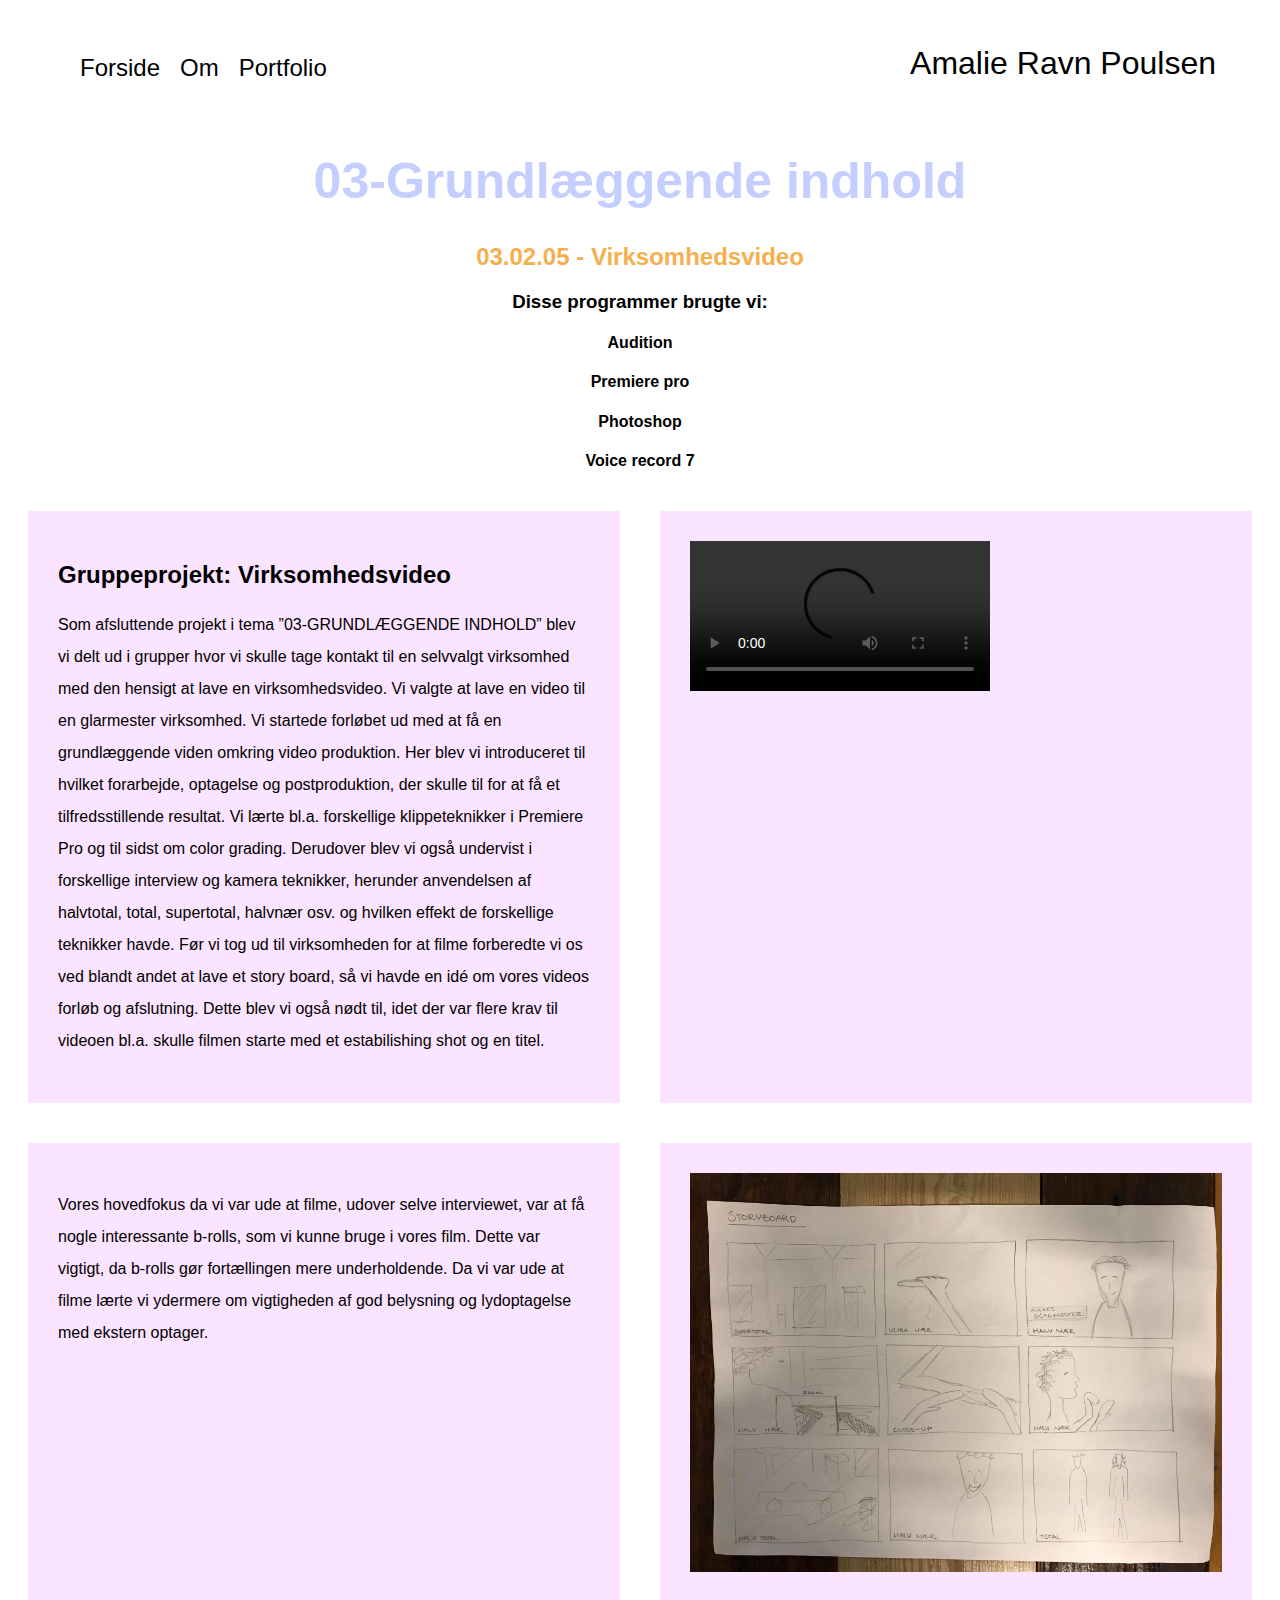
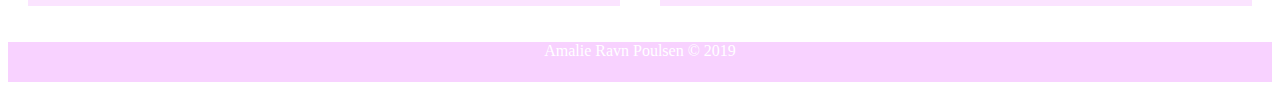
<file: video.html>
<!DOCTYPE html>
<html lang="da">

<head>
    <meta charset="utf-8">
    <meta name="viewport" content="width=device-width, initial-scale=1.0">
    <meta name="robots" content="noindex">
    <title>Privatsnak spil</title>
    <link rel="stylesheet" href="style.css">
</head>

<body>
    <header>
        <nav>
            <div id="menuknap">☰</div>
            <ul id="menu" class="hidden">
                <li><a href="index.html">Forside</a></li>
                <li><a href="om.html">Om</a></li>
                <li><a href="portfolio.html">Portfolio</a></li>
            </ul>
        </nav>
        <div class="navn">
            <p>Amalie Ravn Poulsen</p>
        </div>
    </header>

    <div class="liste">
        <h1>03-Grundlæggende indhold</h1>
        <h2><a href="http://amalieravn.dk/kea/03-content/03-redesign/03_02_05_virksomhedsvideo/Virksomhedsvideo.mp4">03.02.05 - Virksomhedsvideo
            </a></h2>
        <h3>Disse programmer brugte vi:</h3>
        <h4>
            Audition
        </h4>
        <h4>
            Premiere pro
        </h4>
        <h4>
            Photoshop
        </h4>
        <h4>
            Voice record 7
        </h4>

    </div>

    <section id="kolonne">
        <div class="col">
            <h2>Gruppeprojekt: Virksomhedsvideo</h2>
            <p>Som afsluttende projekt i tema ”03-GRUNDLÆGGENDE INDHOLD” blev vi delt ud i grupper hvor vi skulle tage kontakt til en selvvalgt virksomhed med den hensigt at lave en virksomhedsvideo. Vi valgte at lave en video til en glarmester virksomhed.

                Vi startede forløbet ud med at få en grundlæggende viden omkring video produktion. Her blev vi introduceret til hvilket forarbejde, optagelse og postproduktion, der skulle til for at få et tilfredsstillende resultat. Vi lærte bl.a. forskellige klippeteknikker i Premiere Pro og til sidst om color grading. Derudover blev vi også undervist i forskellige interview og kamera teknikker, herunder anvendelsen af halvtotal, total, supertotal, halvnær osv. og hvilken effekt de forskellige teknikker havde.

                Før vi tog ud til virksomheden for at filme forberedte vi os ved blandt andet at lave et story board, så vi havde en idé om vores videos forløb og afslutning. Dette blev vi også nødt til, idet der var flere krav til videoen bl.a. skulle filmen starte med et estabilishing shot og en titel.


            </p>
        </div>
        <div class="col">
            <video controls>
                <source src="http://amalieravn.dk/kea/03-content/03-redesign/03_02_05_virksomhedsvideo/Virksomhedsvideo.mp4" type="video/mp4">
            </video>
        </div>
    </section>

    <section id="kolonne2">
        <div class=col>
            <p>Vores hovedfokus da vi var ude at filme, udover selve interviewet, var at få nogle interessante b-rolls, som vi kunne bruge i vores film. Dette var vigtigt, da b-rolls gør fortællingen mere underholdende. Da vi var ude at filme lærte vi ydermere om vigtigheden af god belysning og lydoptagelse med ekstern optager.
            </p>
        </div>
        <div class=col>
            <img src="billeder/video/Storyboard:video.jpg" alt="storyboard">
        </div>
    </section>



    <footer>
        <p>Amalie Ravn Poulsen © 2019</p>
    </footer>
    <script src="script.js"></script>
</body>

</html>
</file>
<file: style.css>
h1 {
    color: #c4ceff;
}

h2 {
    font-family: sans-serif;
}


/*Nav*/
header nav a:link {
    color: black;
}

/*visited link*/
header nav a:visited {
    color: black;
}

/* Hover */
header nav a:hover {
    color: #F5B04D;
}

header {
    display: block;
    background: white;
    width: 100%;
    height: 110px;
    top: 4vw;

}

header nav {
    position: absolute;
    flex-direction: column;
    margin: 1rem 1.5rem;
    padding-top: 0.4rem;
    display: inline-block;
    justify-content: space-between;
    margin-top: 1.5rem;
}

header nav a {
    height: 10vw;
    font-family: 'oswald', sans-serif;
    padding: 0.25rem 0;
    font-size: 1.5rem;
    margin: 0 0.5rem;
    padding: 0;
    display: block;
    text-decoration: none;
}

#menuknap {
    font-size: 2.5rem;
    font-family: sans-serif;
    color: black;
}

/*nav slut*/


/*BURGER*/
.hidden {
    transform: translateX(-100%);
    opacity: 0;
}

#menuknap {
    display: inline-block;
}

#menu {
    list-style-type: none;
    transition: transform .3s;
    transform-origin: top left;
    font-family: cursive;
    text-align: center;
}


@media only screen and (min-width: 600px) {

    #menuknap {
        display: none;
    }

    #menu.hidden {
        transform: translateX(0);
        opacity: 1;
    }

    #menu li {
        display: inline-block;
    }
}

/*BURGER SLUT*/

/*Forside + navn*/

#splash {
    width: 100%;
    height: 100vh;
    background-image: url(billeder/splash.jpg);
    background-size: cover;
    max-width: none;
}

.navn p {
    position: absolute;
    font-family: 'oswald', sans-serif;
    justify-content: center;
    color: black;
    font-size: 2rem;
    right: 5vw;
    top: 1vw;
}

.img {
    height: auto;
    width: auto;
}

/*media queries til splash*/

@media only screen and (min-width: 400px) {
    #splash {
        background-position: 50% 0%;
    }

}

@media only screen and (min-width: 401px) {
    #splash {
        background-position: 45% 0%;
    }

}

@media only screen and (min-width: 608px) {
    #splash {
        background-position: 50% 0%;
    }

}

/*Portfolio*/

.bild_container {
    display: flex;
    flex-wrap: wrap;
    margin-left: 20vw;


}

.portfolio_billede {
    background-image: url(billeder/Artboard%204.png);
    width: 60vw;
    height: 25.5vw;
    background-size: 100%;

}

/*Portfolio hover effekt med hjælp fra w3*/

img {
    width: 100%;
}

.mother {
    margin-top: 50px;
    display: flex;
    flex-wrap: wrap;

}

.container {
    position: relative;
    width: 50%;
    flex-basis: 400px;
    flex-grow: 1;
    padding: 10px;
    margin: 0 15px;

}

.image {
    filter: gray;
    -webkit-filter: grayscale(100%);
    -webkit-transition: all .8s ease-in-out;
}




.middle {
    transition: .5s ease;
    opacity: 0;
    position: absolute;
    top: 50%;
    left: 50%;
    transform: translate(-50%, -50%);
    -ms-transform: translate(-50%, -50%);
    text-align: center;
}




.container:hover .image {
    filter: none;
    -webkit-filter: grayscale(0);
    -webkit-transform: scale(1.01);
}

.container:hover .middle {
    opacity: 1;
}

.text {
    font-family: sans-serif;
    color: black;
}

.lastcontainer {
    opacity: 0;
}

.lastcontainer2 {
    opacity: 0;
}

/*OM sektion*/

.cv_container {
    display: flex;
    flex-wrap: wrap;
    margin-left: 20vw;
}

.cv_top {
    background-image: url(billeder/Artboard%201.png);
    width: 60vw;
    height: 23vw;
    background-size: 100%;
}

.sectionwrapper {
    display: flex;
    flex-wrap: wrap;
}

.boks1 {
    background-color: #FBE4FF;
    flex-basis: 200px;
    flex-grow: 2;
    padding: 20px;
    margin: 10px;
    border-style: solid;
}

#box p {
    font-size: 1em;
    line-height: 2;
    font-family: sans-serif;
}

#box li {
    font-size: 1em;
    line-height: 3;
    font-family: sans-serif;

}

.icons {
    display: flex;
    margin: 10px;
}

.icons img {
    width: 20px;
    height: 20px;
    margin: 2px;
    flex-grow: 0;
    margin-left: 0.5em;
}

.icons p {
    font-weight: bold;
    font-size: 1rem;
    color: black;
    margin: 0 0 0 0.6em;
    flex-grow: 1;
}

.ommig p {
    font-family: sans-serif;
    font-size: 20px;

}

.erfaring p {
    font-family: sans-serif;
    font-size: 20px;


}

/*OM SEKTION - LÆS MERE BOX FRA FRONTER*/

#box {
    background-color: rgba(224, 229, 253, 0.86);
    position: relative;
    padding: 15px 10px 20px;
    flex-basis: 300px;
    flex-grow: 3;
    margin: 10px;
    border-style: solid;
}

#box.lille {
    overflow: hidden;
    max-height: 250px;
    transition: max-height 0.5s ease-out;
}

#box.stor {
    max-height: 3000px;
    transition: max-height 1s ease-in;
}

/*Laver indhold vha css*/
#box.lille span:after {
    content: "+";
}

span:after {
    content: "-";
}


#mere .plus {
    /*    for at få den nærmere på bunden*/
    margin-top: 40px;

    /*    for at undgå at den opfører sit som et blockelement, og fylder hele bredden. */
    /*    Derved sikrer jeg at jeg kan bruge parrent text-align: center */
    display: inline-block;

    /*    selve plussets farve og størrelse samt baggrund*/
    color: black;
    font-weight: 800;
    width: 20px;
    height: 20px;
    background: white;
}


.blue_overlay {
    /* for at få gradientbaggrunden til at fylde*/
    height: 60px;
    margin: 0;

    /* for at placere gradientbaggrunden i bunden */
    position: absolute;
    bottom: 0;
    left: 0;
    /*    For at sikre at den fylder hele sin parent ud i bredden*/
    width: 100%;

    /*    selve gradienten*/
    background: linear-gradient(rgba(224, 229, 253, 0.37), rgb(224, 229, 253));

    /*    for at placere plusset i midten*/
    text-align: center;

}


/*Alle undersider*/

.liste {
    text-align: center;
    font-family: sans-serif;
    margin: 0 auto;
}

.liste a {
    color: #F5B04D;
    text-decoration: none;
}

/* Hover */
.liste a:hover {
    color: #FBE4FF;
}

.liste h1 {
    font-size: 50px;
}


#kolonne {
    display: flex;
    flex-wrap: wrap;
}

#kolonne2 {
    display: flex;
    flex-wrap: wrap;
}

#kolonne3 {
    display: flex;
    flex-wrap: wrap;
}


.col {
    background-color: #FBE4FF;
    flex-basis: 300px;
    flex-grow: 2;
    padding: 30px;
    margin: 20px;

}

.col p {
    font-family: sans-serif;
    font-size: 1rem;
    line-height: 2;
}


/*Footer design*/

footer {
    background-color: rgba(246, 201, 255, 0.83);
    color: white;
    height: 40px;
    width: 100%;
    text-align: center;
}
</file>
